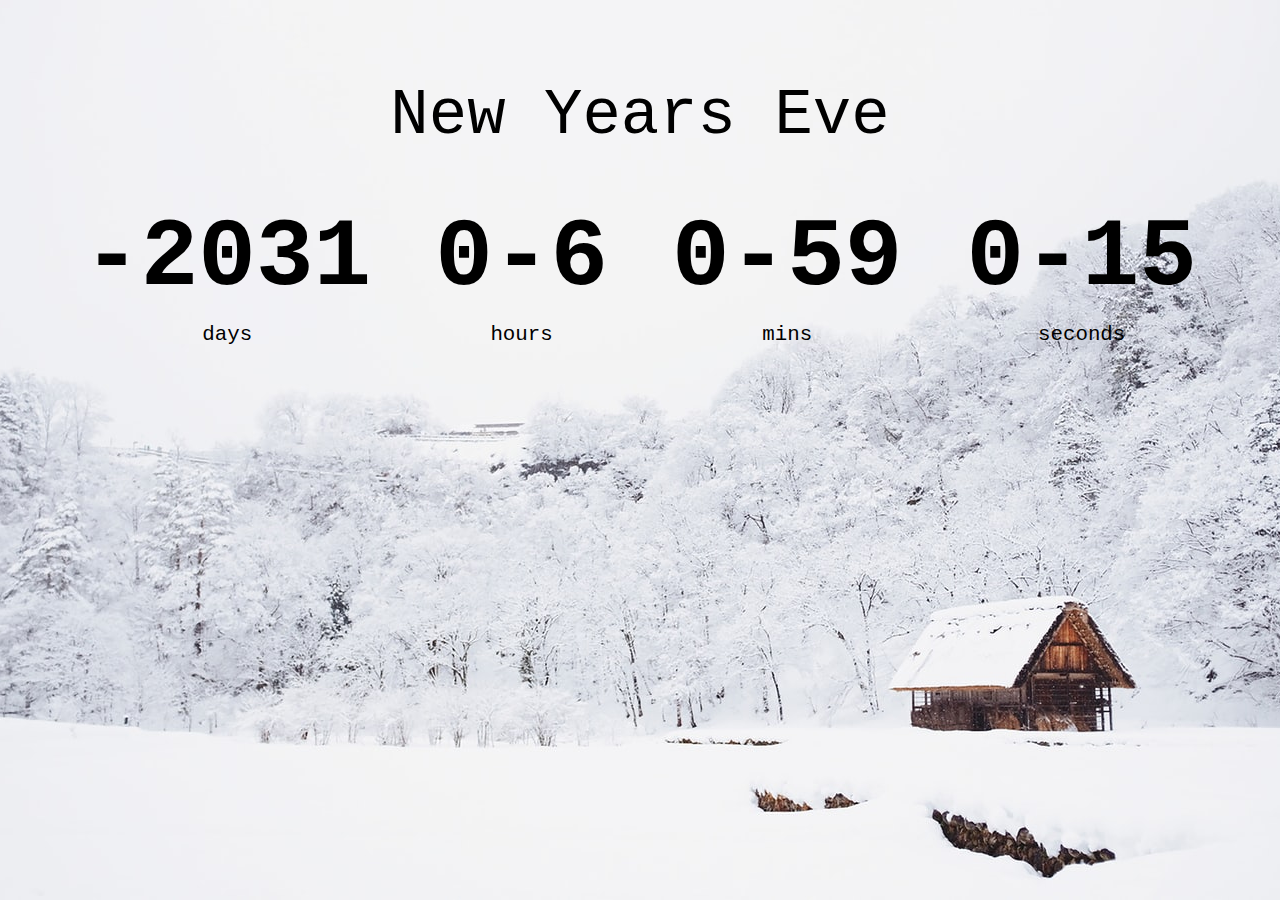
<file: countdown-timer/index.html>
<!DOCTYPE html>
<html lang="en">

<head>
    <meta charset="UTF-8">
    <meta name="viewport" content="width=device-width, initial-scale=1.0">
    <link rel="stylesheet" href="style.css">
    <script src="script.js" defer></script>
    <title>Countdown Timer</title>
</head>

<body>
    <h1>New Years Eve</h1>
    <div class="countdown-container">
        <div class="countdown-el days-c">
            <p class="big-text" id="days"></p>
            <span>days</span>
        </div>
        <div class="countdown-el hours-c">
            <p class="big-text" id="hours"></p>
            <span>hours</span>
        </div>
        <div class="countdown-el mins-c">
            <p class="big-text" id="mins"></p>
            <span>mins</span>
        </div>
        <div class="countdown-el seconds-c">
            <p class="big-text" id="seconds"></p>
            <span>seconds</span>
        </div>
    </div>
</body>

</html>
</file>
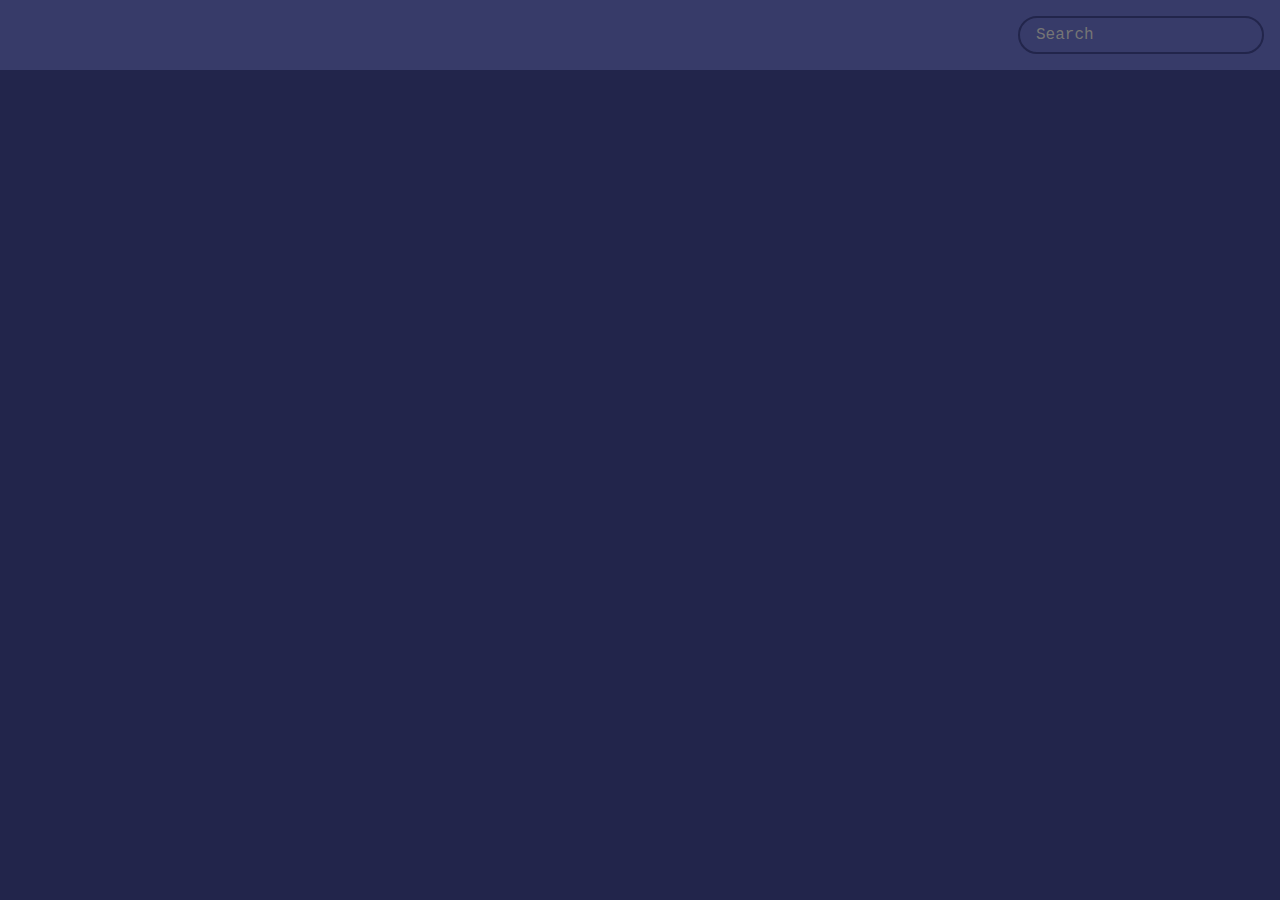
<file: movie-app/index.html>
<!DOCTYPE html>
<html lang="en">

<head>
    <meta charset="UTF-8">
    <meta name="viewport" content="width=device-width, initial-scale=1.0">
    <link rel="stylesheet" href="style.css">
    <script src="script.js" defer></script>
    <title>Movie-app</title>
</head>

<body>
    <header>
        <form id="form">
            <input type="text" id="search" placeholder="Search" class="search" />
        </form>
    </header>
    <main id="main"></main>
</body>

</html>
</file>
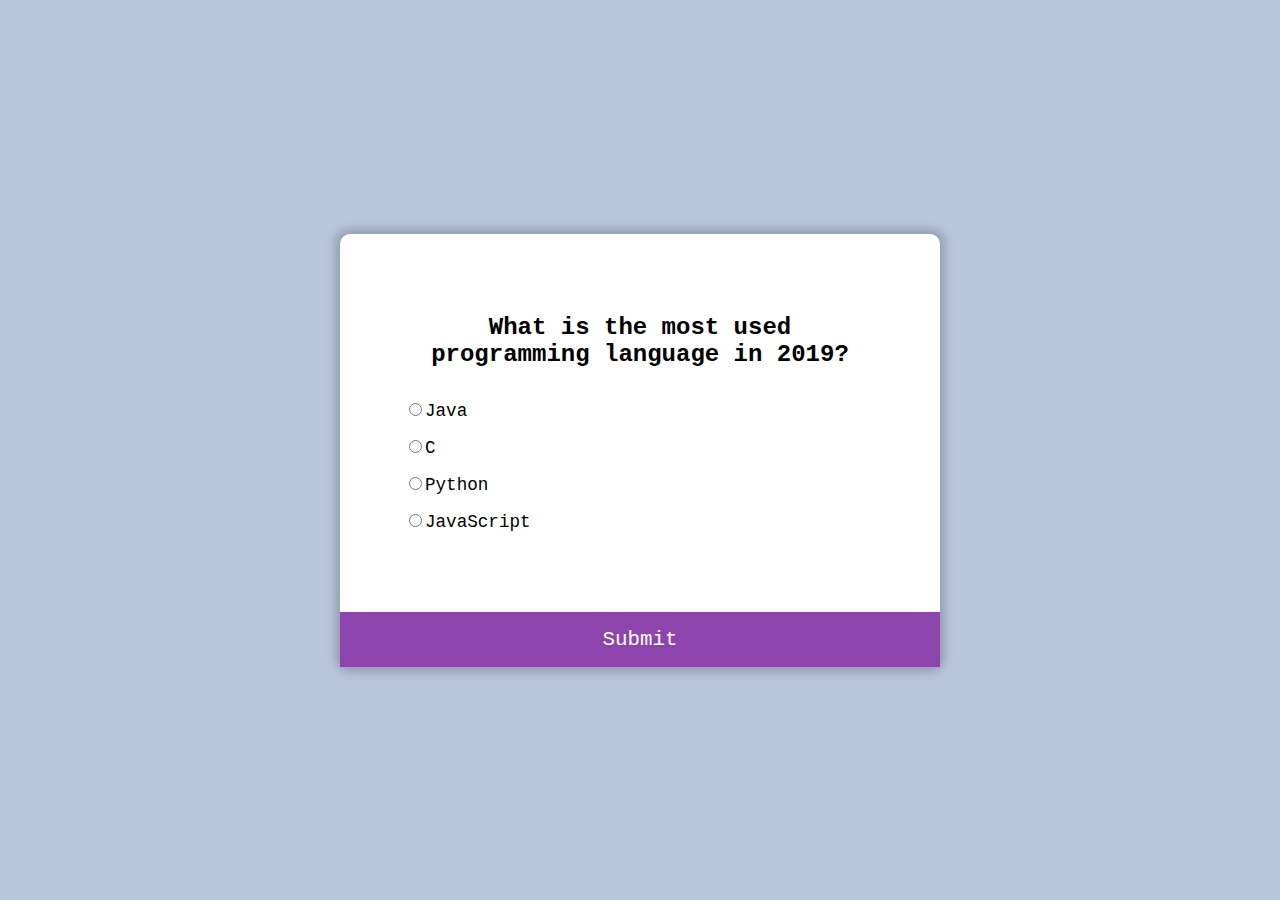
<file: quiz-app/index.html>
<!DOCTYPE html>
<html lang="en">

<head>
    <meta charset="UTF-8">
    <meta name="viewport" content="width=device-width, initial-scale=1.0">
    <link rel="stylesheet" href="style.css">
    <script src="script.js" defer></script>
    <title>quiz-app</title>
</head>

<body>
    <div class="quiz-container" id="quiz">
        <div class="quiz-header">
            <h2 id="question">Question text</h2>
            <ul>
                <li><input type="radio" id="a" name="answer" class="answer"><label id='a_text' for="a">Question</label>
                </li>
                <li><input type="radio" id="b" name="answer" class="answer"><label id='b_text' for="b">Question</label>
                </li>
                <li><input type="radio" id="c" name="answer" class="answer"><label id='c_text' for="c">Question</label>
                </li>
                <li><input type="radio" id="d" name="answer" class="answer"><label id='d_text' for="d">Question</label>
                </li>
            </ul>
        </div>
        <button id="submitbtn">Submit</button>
    </div>
</body>

</html>
</file>
<file: countdown-timer/style.css>
*{
    box-sizing: border-box;
}
body{
    background-image: url("./snow.jpg");
    background-size: cover;
    background-position: center center;

    display: flex;
    flex-direction: column;
    align-items: center;
    min-height: 100vh;
    font-family: 'Courier New', Courier, monospace;
    margin: 0;
}
h1{
    font-weight: normal;
    font-size: 4rem;
    margin-top: 5rem;
}
.countdown-container{
    display: flex;
    flex-wrap: wrap;
    justify-content: center;
}

.big-text{
    font-weight: bold;
    font-size: 6rem;
    line-height: 1;
    margin: 1rem 2rem;
}

.countdown-el{
    text-align: center;
}

.countdown-el span{
    font-size: 1.3rem;
}
</file>
<file: movie-app/style.css>
*{
    box-sizing: border-box;
}
body{
    background-color: #22254b;
    font-family: 'Courier New', Courier, monospace;
    margin: 0;
}

header{
    background-color: #373b69;
    display: flex;
    justify-content: flex-end;
    padding: 1rem;
}

.search{
    background-color: transparent;
    border: 2px solid #22254b;
    border-radius: 50px;
    padding: 0.5rem 1rem;
    font-size: 1rem;
    font-family: inherit;
}

.search::placeholder{
    columns: #7378c5;
}

.search:focus{
    background-color: #22254b;
    outline: none;
}

main{
    display: flex;
    flex-wrap: wrap;
}
.movie{
    background-color: #373b69;
    border-radius: 3px;
    margin: 2rem;
    box-shadow: 0 4px 5px rgba(0,0,0,0.2);
    width: 300px;
    overflow: hidden;
    position: relative;
}

.movie img{
    width: 100%;
}

.movie-info{
    color:#eee;
    display: flex;
    justify-content: space-between;
    align-items: center;
    padding: 0.5rem 1rem 1rem;
    letter-spacing: 0.5px;
}
.movie-info h3{
    margin: 0;
}

.movie-info span{
    background-attachment: #fff;
    border-radius: 3px;
    padding:0.25rem 0.5rem;
    font-weight: bold;
}

.movie-info span.green{
  color: green;
}
.movie-info span.orange{
    color: orange;
}
.movie-info span.red{
    color: red;
}

.overview h4{
    margin-top: 0;
}

.overview{
    background-color: #fff;
    padding: 2rem;
    position: absolute;
    top: 0;
    left: 0;
    right: 0;
    bottom: 0;
    transform: translateY(100%);
    transition : transform 0.3s ease-in;
}

.movie:hover .overview{
    transform: translateY(0);
}
</file>
<file: quiz-app/style.css>
*{
    box-sizing: border-box;
}
body{
    background-color: #b8c6db;
    font-family: 'Courier New', Courier, monospace;
    margin: 0;
    min-height: 100vh;
    display: flex;
    justify-content: center;
    align-items: center;
    overflow: hidden;
}

.quiz-container{
    background-color: #fff;
    width: 600px;
    max-width: 100%;
    border-radius: 10px;
    box-shadow: 0 0 10px 5px rgba(0,0,0,0.2);
}

.quiz-header{
    padding: 4rem;
}
h2{
    margin:0;
    text-align: center;
    padding: 1rem;
}
ul{
    list-style-type: none;
    padding: 0;
}

ul li{
    margin :1rem 0;
    font-size: 1.1rem;
}
ul li label{
    cursor: pointer;
}
button{
    background-color: #8e44ad;
    border:none;
    color: white;
    display: block;
    font-size: 1.3rem;
    font-family: inherit;
    width: 100%;
    padding: 1rem;
    cursor: pointer;
}

button:hover{
    background-color: #732d91;
}

button:focus{
    outline: none;
    background-color: #732d91;
}
</file>
